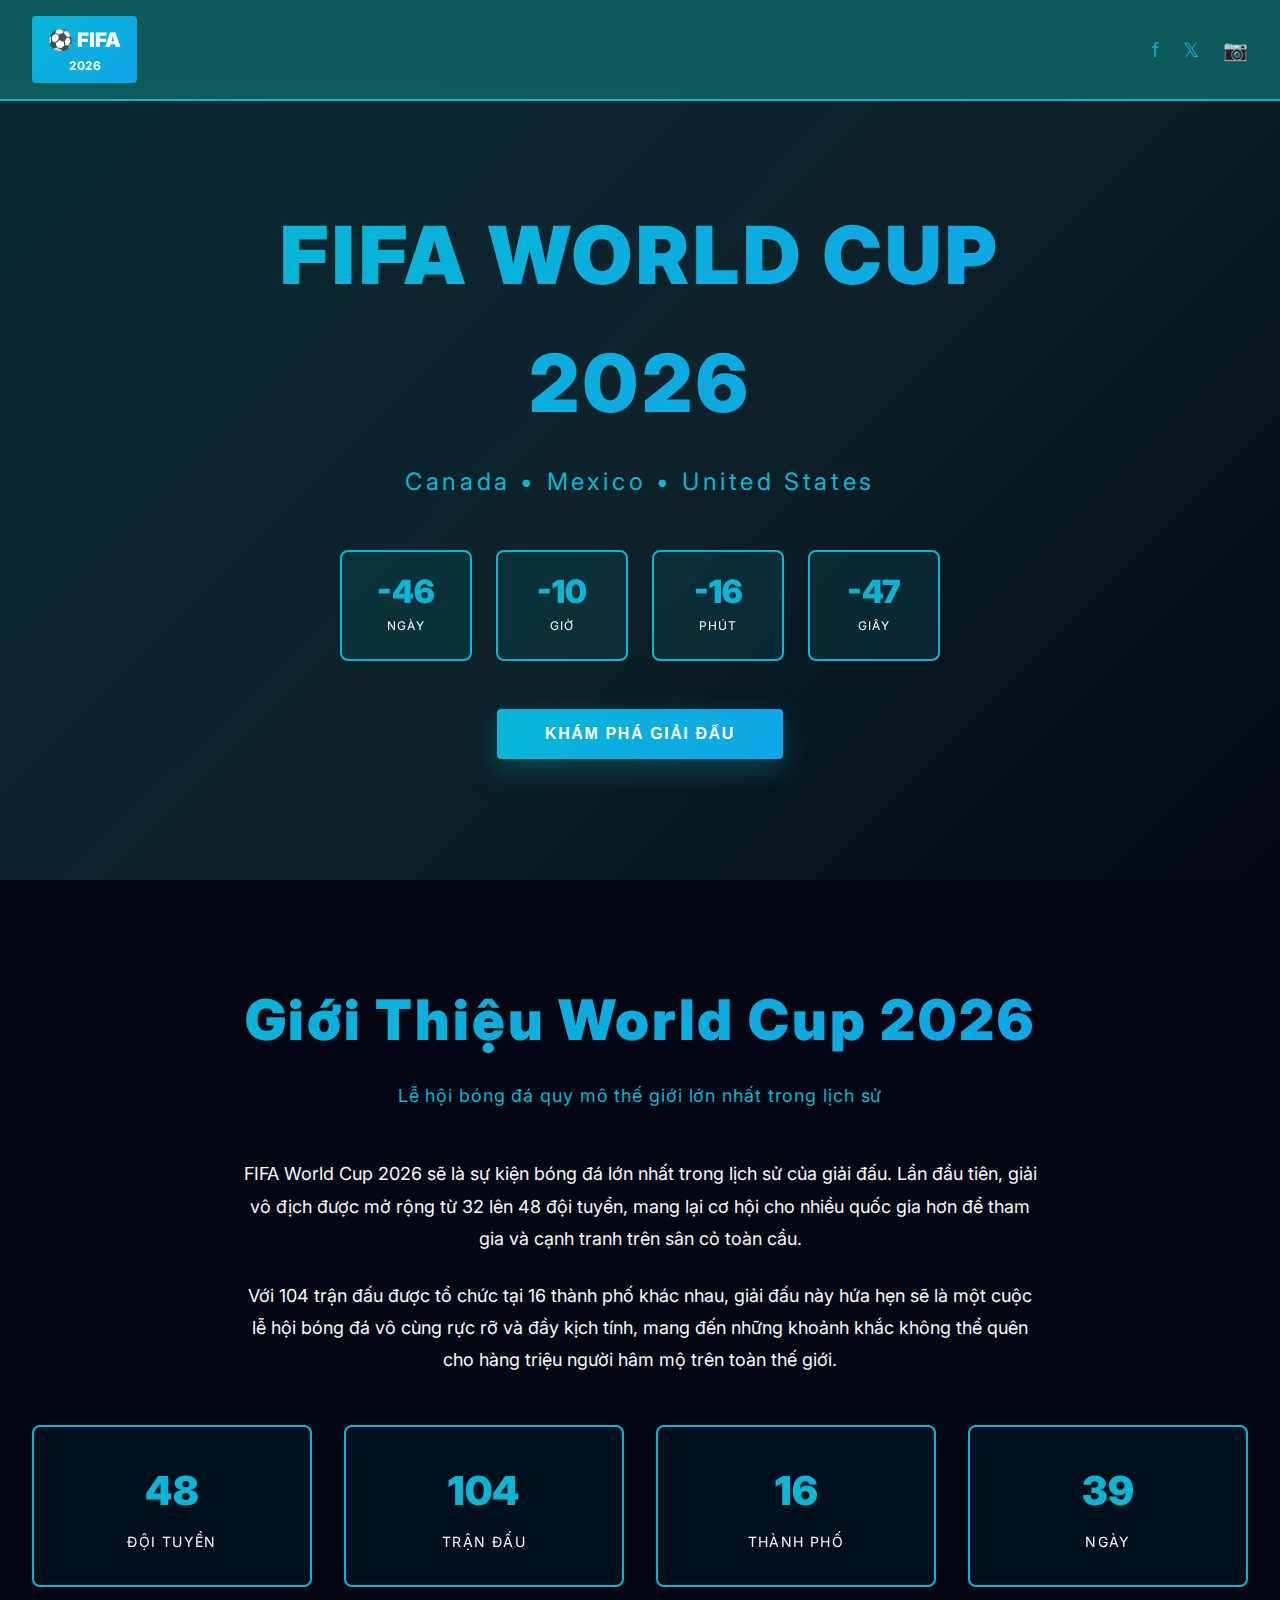
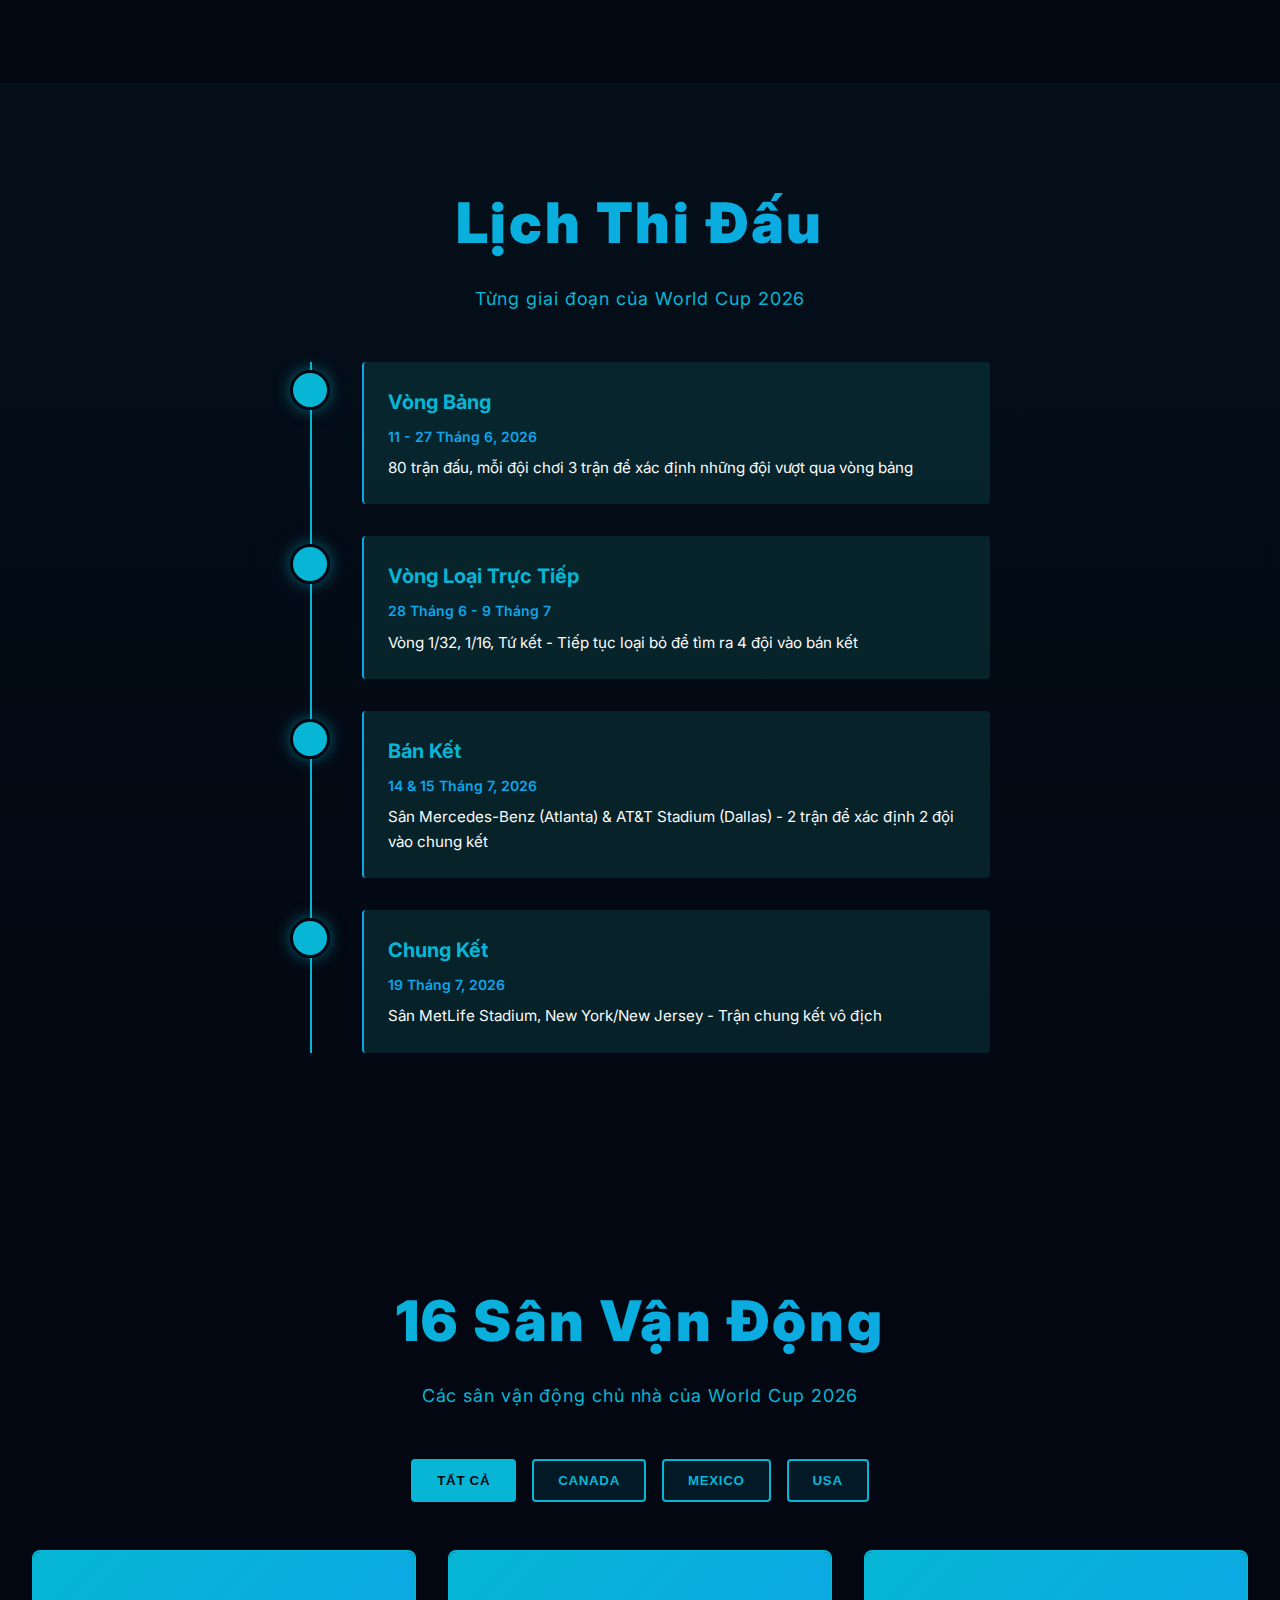
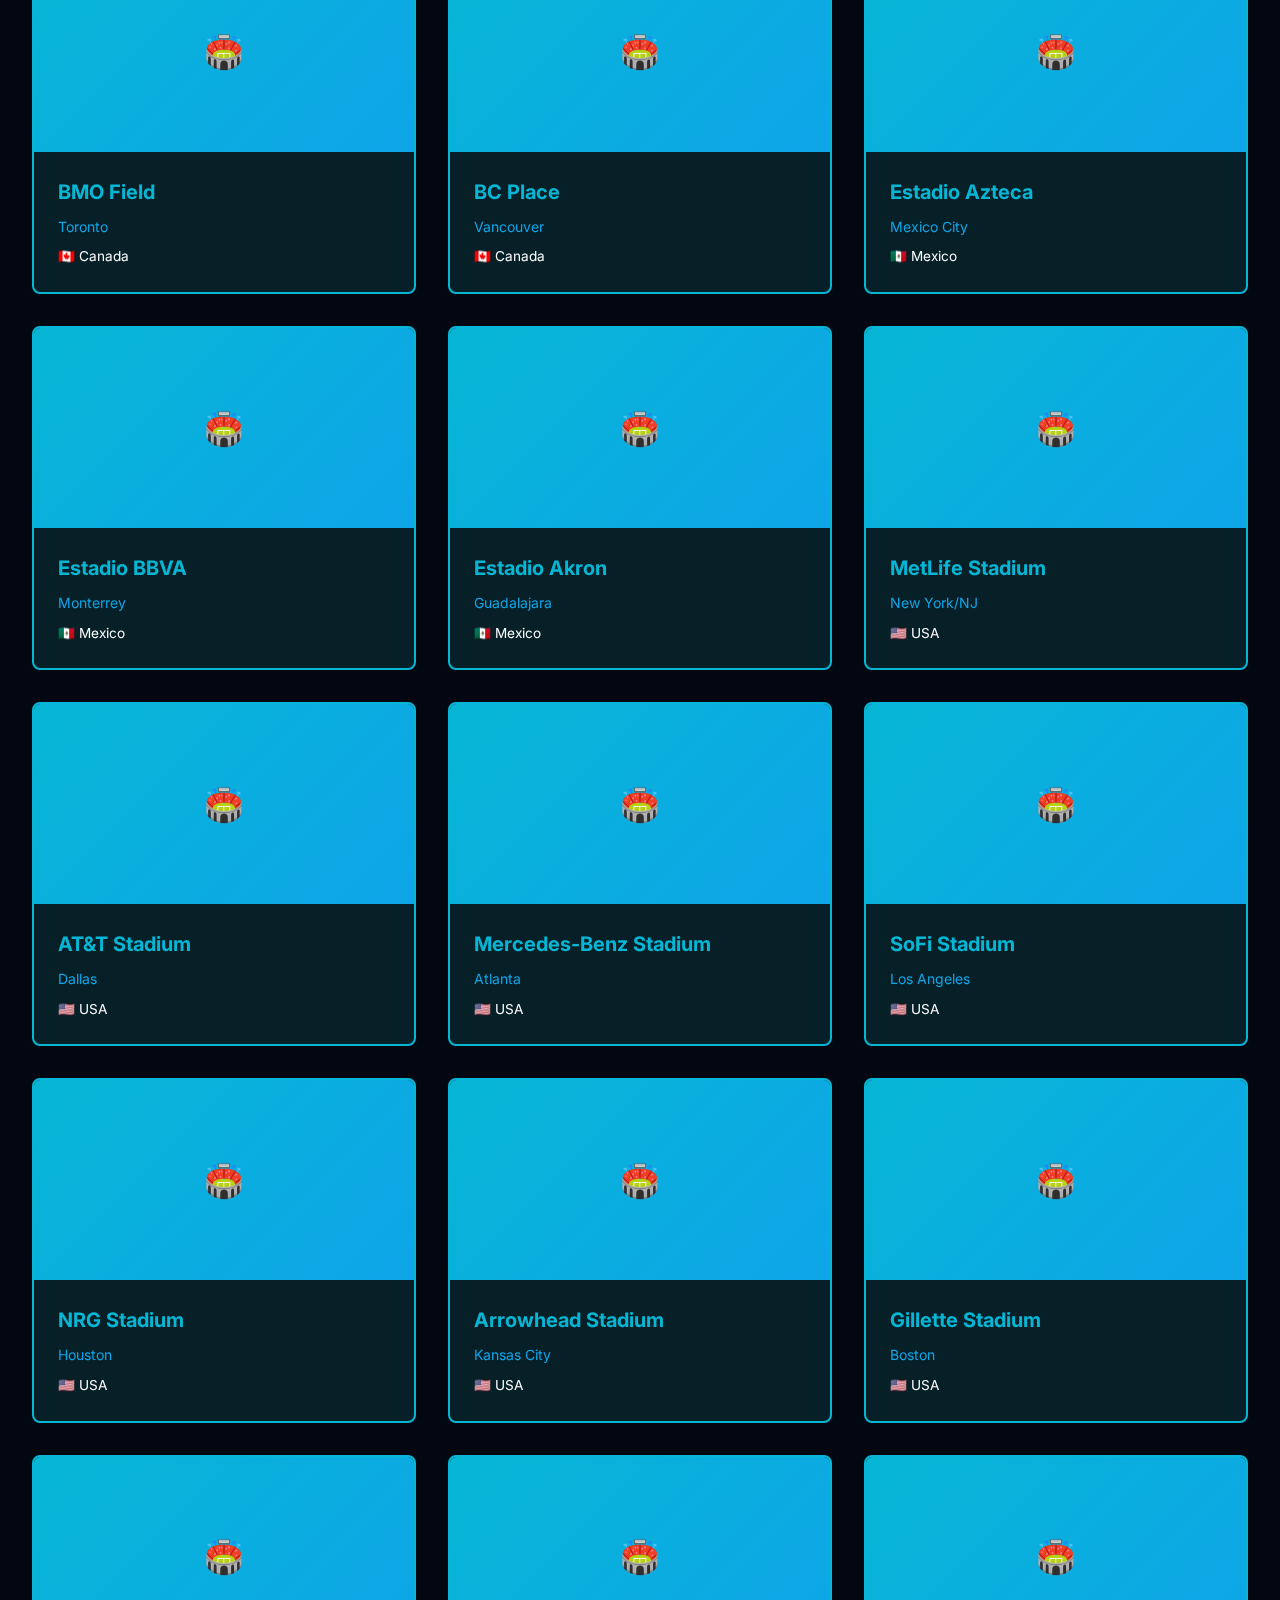
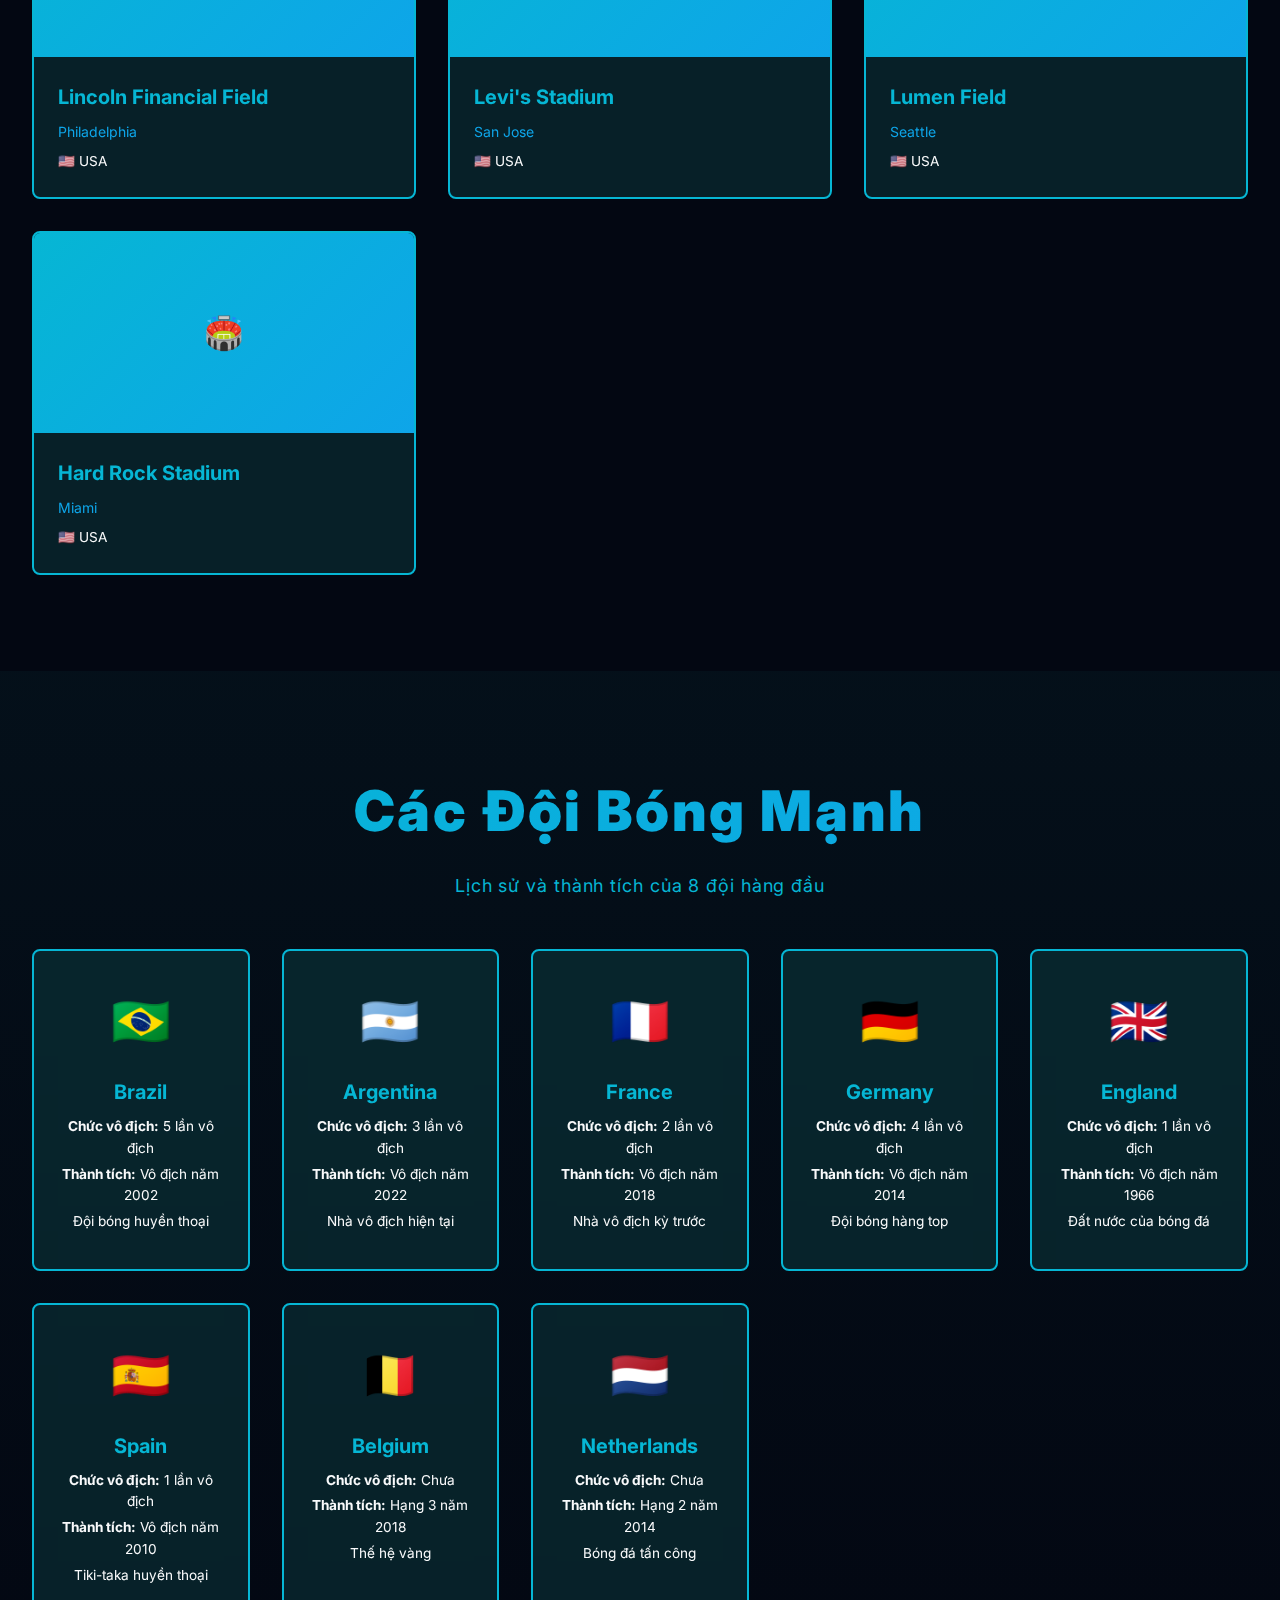
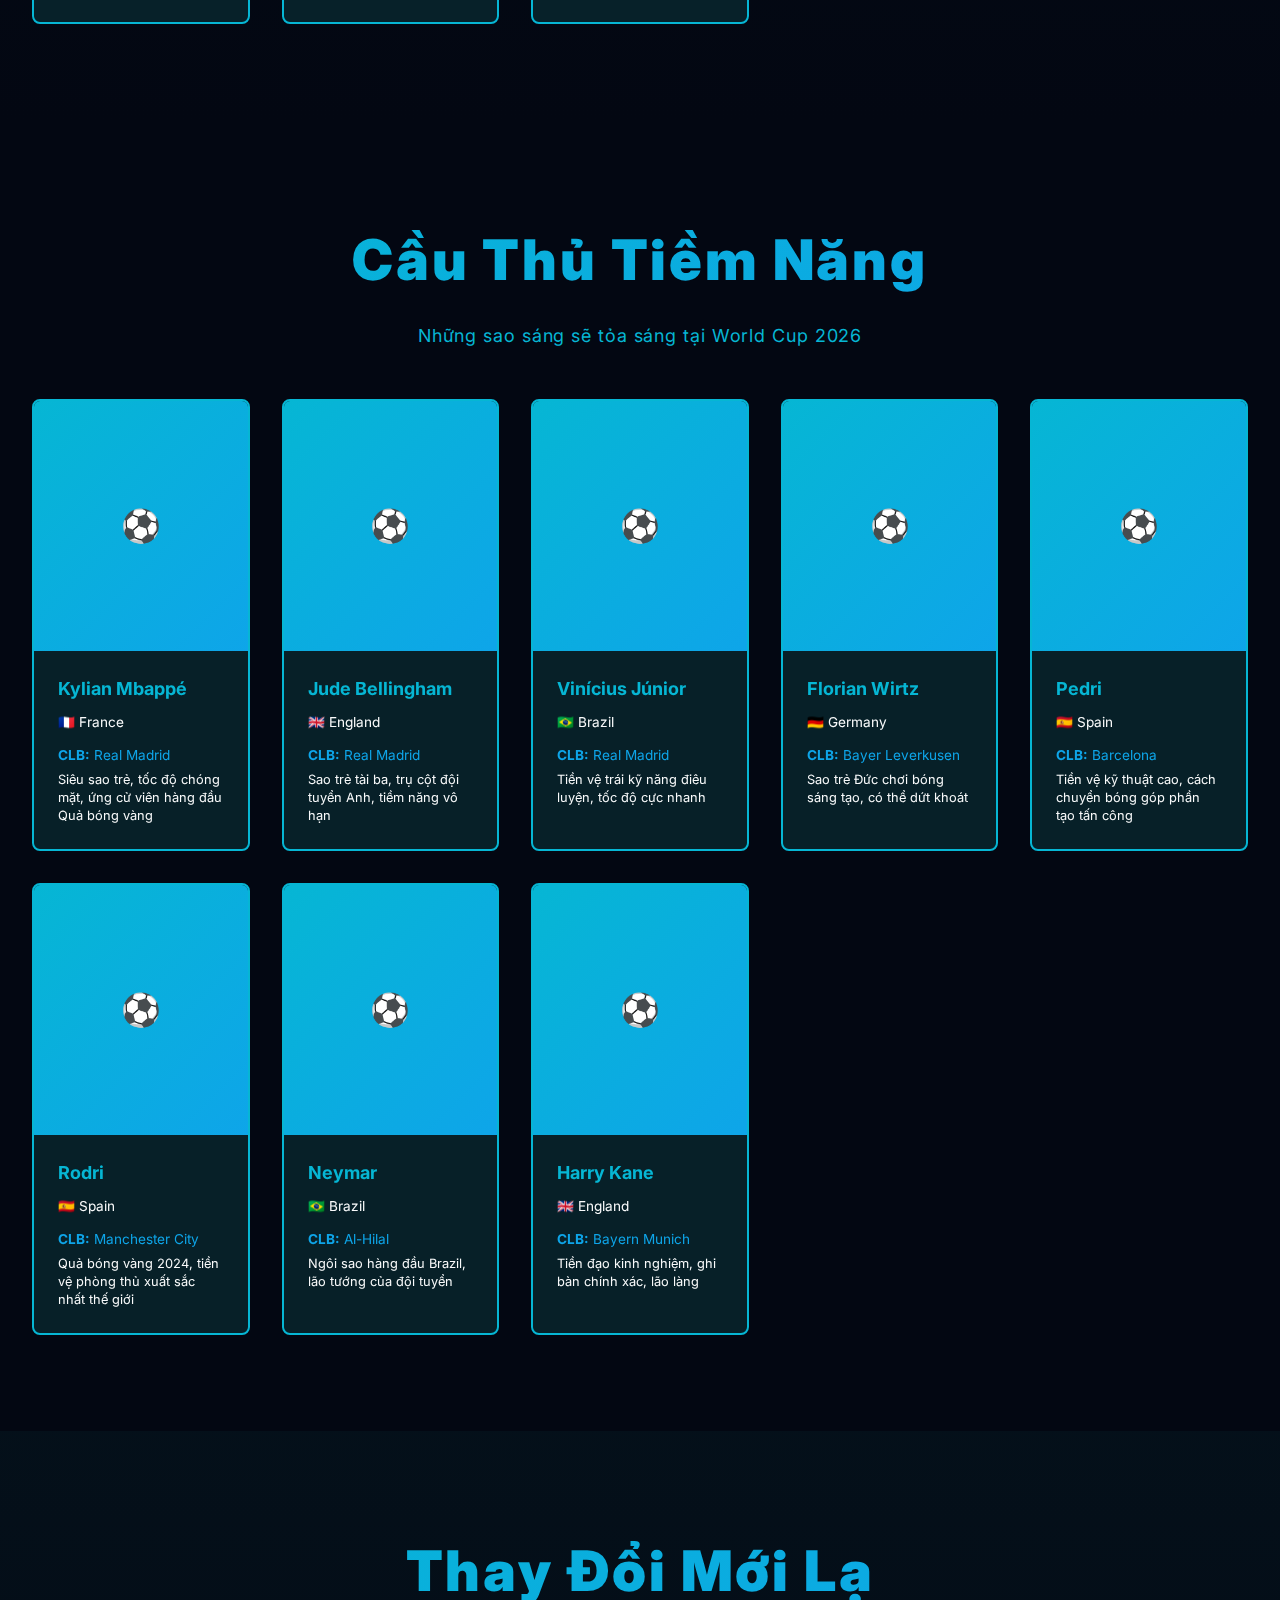
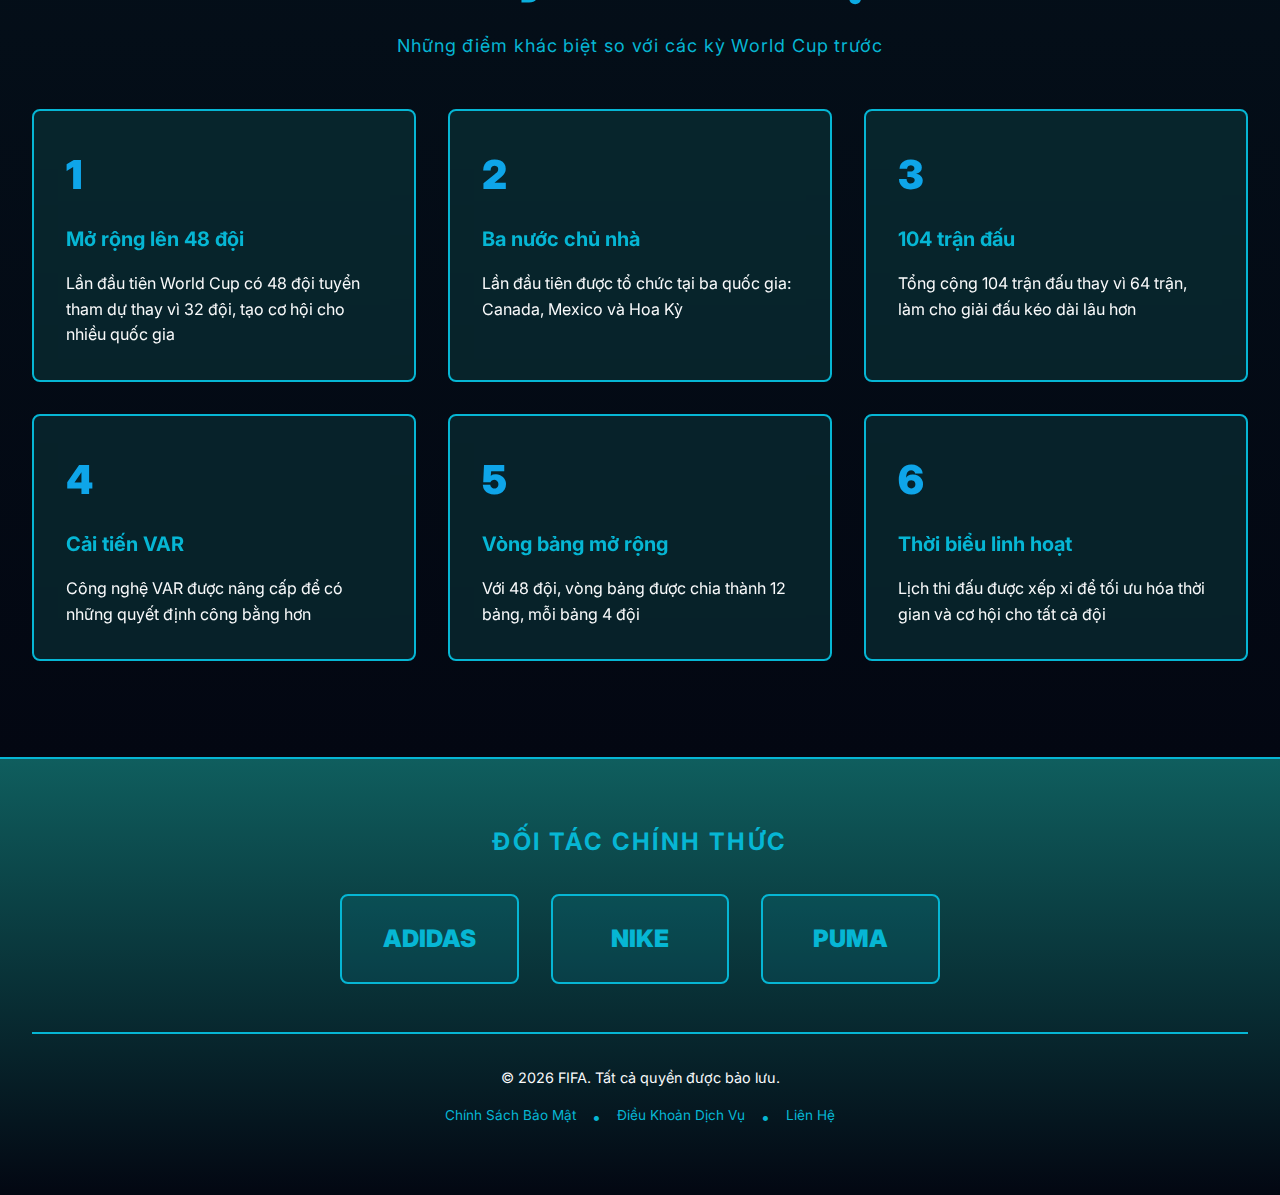
<file: world-cup-landing-page/index.html>
<!DOCTYPE html>
<html lang="vi">
<head>
    <meta charset="UTF-8">
    <meta name="viewport" content="width=device-width, initial-scale=1.0">
    <meta name="description" content="FIFA World Cup 2026 - Canada, Mexico, USA - Lễ hội bóng đá toàn cầu">
    <title>FIFA World Cup 2026 - Landing Page</title>
    <link rel="preconnect" href="https://fonts.googleapis.com">
    <link href="https://fonts.googleapis.com/css2?family=Inter:wght@400;500;600;700;800;900&display=swap" rel="stylesheet">
    <style>
        * {
            margin: 0;
            padding: 0;
            box-sizing: border-box;
        }

        :root {
            --primary-dark: #0F5E5E;
            --primary-darker: #030712;
            --accent-cyan: #06B6D4;
            --accent-blue: #0EA5E9;
            --white: #F8F8F8;
            --text-light: #F9FAFB;
        }

        html {
            scroll-behavior: smooth;
        }

        body {
            font-family: 'Inter', sans-serif;
            background-color: var(--primary-darker);
            color: var(--text-light);
            line-height: 1.6;
            overflow-x: hidden;
        }

        /* ===== NAVBAR ===== */
        .navbar {
            position: fixed;
            top: 0;
            width: 100%;
            background-color: rgba(15, 94, 94, 0.95);
            backdrop-filter: blur(10px);
            z-index: 1000;
            border-bottom: 2px solid var(--accent-cyan);
            padding: 1rem 0;
        }

        .navbar-container {
            max-width: 1280px;
            margin: 0 auto;
            display: flex;
            justify-content: space-between;
            align-items: center;
            padding: 0 2rem;
        }

        .navbar-logo {
            display: flex;
            align-items: center;
            gap: 1rem;
        }

        .logo-box {
            background: linear-gradient(135deg, var(--accent-cyan), var(--accent-blue));
            padding: 0.5rem 1rem;
            border-radius: 0.25rem;
            display: flex;
            flex-direction: column;
            align-items: center;
        }

        .logo-text {
            font-weight: 900;
            font-size: 1.25rem;
            color: white;
        }

        .logo-year {
            font-weight: 700;
            font-size: 0.75rem;
            color: white;
        }

        .navbar-menu {
            display: none;
            list-style: none;
            gap: 2rem;
        }

        .navbar-menu.active {
            display: flex;
            flex-direction: column;
            position: absolute;
            top: 70px;
            left: 0;
            right: 0;
            background-color: var(--primary-dark);
            padding: 2rem;
            gap: 1rem;
        }

        .navbar-menu a {
            color: var(--text-light);
            text-decoration: none;
            font-weight: 600;
            font-size: 0.875rem;
            letter-spacing: 0.1em;
            transition: color 0.3s;
        }

        .navbar-menu a:hover {
            color: var(--accent-cyan);
        }

        .menu-toggle {
            display: none;
            flex-direction: column;
            background: none;
            border: none;
            cursor: pointer;
            gap: 0.5rem;
        }

        .menu-toggle span {
            width: 25px;
            height: 3px;
            background-color: var(--accent-cyan);
            border-radius: 2px;
            transition: all 0.3s;
        }

        .navbar-socials {
            display: flex;
            gap: 1.5rem;
        }

        .social-icon {
            color: var(--accent-cyan);
            text-decoration: none;
            font-size: 1.25rem;
            transition: color 0.3s;
        }

        .social-icon:hover {
            color: var(--accent-blue);
        }

        /* ===== HERO ===== */
        .hero {
            margin-top: 70px;
            min-height: 90vh;
            display: flex;
            align-items: center;
            justify-content: center;
            position: relative;
            background: linear-gradient(135deg, var(--primary-dark) 0%, #1a4d4d 50%, var(--primary-darker) 100%);
            overflow: hidden;
        }

        .hero-overlay {
            position: absolute;
            top: 0;
            left: 0;
            width: 100%;
            height: 100%;
            background: rgba(3, 7, 18, 0.6);
            z-index: 1;
        }

        .hero-content {
            position: relative;
            z-index: 2;
            text-align: center;
            max-width: 800px;
            animation: fadeInUp 1s ease-out;
        }

        .hero-title {
            font-size: clamp(3rem, 8vw, 5rem);
            font-weight: 900;
            letter-spacing: 0.05em;
            margin-bottom: 1rem;
            background: linear-gradient(135deg, var(--accent-cyan), var(--accent-blue));
            -webkit-background-clip: text;
            -webkit-text-fill-color: transparent;
            background-clip: text;
        }

        .hero-subtitle {
            font-size: clamp(1rem, 3vw, 1.5rem);
            color: var(--accent-cyan);
            margin-bottom: 3rem;
            letter-spacing: 0.15em;
        }

        .countdown {
            display: grid;
            grid-template-columns: repeat(auto-fit, minmax(100px, 1fr));
            gap: 1.5rem;
            margin-bottom: 3rem;
            max-width: 600px;
            margin-left: auto;
            margin-right: auto;
        }

        .countdown-item {
            background: rgba(6, 182, 212, 0.1);
            border: 2px solid var(--accent-cyan);
            padding: 1.5rem;
            border-radius: 0.5rem;
            backdrop-filter: blur(10px);
        }

        .countdown-value {
            display: block;
            font-size: 2rem;
            font-weight: 900;
            color: var(--accent-cyan);
            line-height: 1;
        }

        .countdown-label {
            display: block;
            font-size: 0.75rem;
            color: var(--text-light);
            margin-top: 0.5rem;
            letter-spacing: 0.1em;
        }

        .cta-button {
            background: linear-gradient(135deg, var(--accent-cyan), var(--accent-blue));
            color: white;
            border: none;
            padding: 1rem 3rem;
            font-size: 1rem;
            font-weight: 700;
            letter-spacing: 0.1em;
            cursor: pointer;
            border-radius: 0.25rem;
            transition: all 0.3s;
            box-shadow: 0 10px 30px rgba(6, 182, 212, 0.3);
        }

        .cta-button:hover {
            transform: translateY(-3px);
            box-shadow: 0 15px 40px rgba(6, 182, 212, 0.5);
        }

        /* ===== SECTIONS ===== */
        .section {
            padding: 6rem 2rem;
            background-color: var(--primary-darker);
        }

        .section:nth-child(even) {
            background: linear-gradient(180deg, rgba(15, 94, 94, 0.1) 0%, var(--primary-darker) 100%);
        }

        .section-container {
            max-width: 1280px;
            margin: 0 auto;
        }

        .section-title {
            font-size: clamp(2rem, 5vw, 3.5rem);
            font-weight: 900;
            text-align: center;
            margin-bottom: 1rem;
            letter-spacing: 0.05em;
            background: linear-gradient(135deg, var(--accent-cyan), var(--accent-blue));
            -webkit-background-clip: text;
            -webkit-text-fill-color: transparent;
            background-clip: text;
        }

        .section-subtitle {
            text-align: center;
            color: var(--accent-cyan);
            margin-bottom: 3rem;
            font-size: 1.125rem;
            letter-spacing: 0.05em;
        }

        /* ===== ABOUT ===== */
        .about-content {
            max-width: 800px;
            margin: 0 auto 3rem;
        }

        .about-text {
            font-size: 1.125rem;
            line-height: 1.8;
            color: var(--text-light);
            margin-bottom: 1.5rem;
            text-align: center;
        }

        .stats-grid {
            display: grid;
            grid-template-columns: repeat(auto-fit, minmax(150px, 1fr));
            gap: 2rem;
            margin-top: 3rem;
        }

        .stat-card {
            background: rgba(6, 182, 212, 0.05);
            border: 2px solid var(--accent-cyan);
            padding: 2rem;
            text-align: center;
            border-radius: 0.5rem;
            transition: all 0.3s;
            backdrop-filter: blur(10px);
        }

        .stat-card:hover {
            transform: translateY(-5px);
            background: rgba(6, 182, 212, 0.15);
            box-shadow: 0 10px 30px rgba(6, 182, 212, 0.2);
        }

        .stat-number {
            font-size: 2.5rem;
            font-weight: 900;
            color: var(--accent-cyan);
        }

        .stat-label {
            color: var(--text-light);
            font-size: 0.875rem;
            margin-top: 0.5rem;
            letter-spacing: 0.1em;
        }

        /* ===== SCHEDULE ===== */
        .schedule-timeline {
            max-width: 700px;
            margin: 0 auto;
            position: relative;
        }

        .schedule-timeline::before {
            content: '';
            position: absolute;
            left: 20px;
            top: 0;
            bottom: 0;
            width: 2px;
            background: var(--accent-cyan);
        }

        .timeline-item {
            display: flex;
            gap: 2rem;
            margin-bottom: 2rem;
            position: relative;
        }

        .timeline-dot {
            width: 40px;
            height: 40px;
            background: var(--accent-cyan);
            border: 3px solid var(--primary-darker);
            border-radius: 50%;
            flex-shrink: 0;
            margin-top: 0.5rem;
            box-shadow: 0 0 15px rgba(6, 182, 212, 0.5);
        }

        .timeline-content {
            padding: 1.5rem;
            background: rgba(15, 94, 94, 0.3);
            border-left: 2px solid var(--accent-blue);
            border-radius: 0.25rem;
            flex: 1;
        }

        .timeline-title {
            font-size: 1.25rem;
            font-weight: 700;
            color: var(--accent-cyan);
            margin-bottom: 0.5rem;
        }

        .timeline-date {
            color: var(--accent-blue);
            font-size: 0.875rem;
            font-weight: 600;
            margin-bottom: 0.5rem;
        }

        .timeline-description {
            color: var(--text-light);
            font-size: 0.95rem;
        }

        /* ===== STADIUMS ===== */
        .filter-buttons {
            display: flex;
            gap: 1rem;
            justify-content: center;
            margin-bottom: 3rem;
            flex-wrap: wrap;
        }

        .filter-btn {
            background: rgba(6, 182, 212, 0.1);
            border: 2px solid var(--accent-cyan);
            color: var(--accent-cyan);
            padding: 0.75rem 1.5rem;
            cursor: pointer;
            font-weight: 600;
            letter-spacing: 0.05em;
            border-radius: 0.25rem;
            transition: all 0.3s;
        }

        .filter-btn.active, .filter-btn:hover {
            background: var(--accent-cyan);
            color: var(--primary-darker);
        }

        .stadiums-grid {
            display: grid;
            grid-template-columns: repeat(auto-fit, minmax(300px, 1fr));
            gap: 2rem;
        }

        .stadium-card {
            background: rgba(15, 94, 94, 0.3);
            border: 2px solid var(--accent-cyan);
            border-radius: 0.5rem;
            overflow: hidden;
            transition: all 0.3s;
            backdrop-filter: blur(10px);
        }

        .stadium-card:hover {
            transform: translateY(-10px);
            box-shadow: 0 20px 40px rgba(6, 182, 212, 0.3);
            border-color: var(--accent-blue);
        }

        .stadium-image {
            width: 100%;
            height: 200px;
            background: linear-gradient(135deg, var(--accent-cyan), var(--accent-blue));
            display: flex;
            align-items: center;
            justify-content: center;
            color: white;
            font-weight: 700;
            font-size: 2rem;
        }

        .stadium-info {
            padding: 1.5rem;
        }

        .stadium-name {
            font-size: 1.25rem;
            font-weight: 700;
            color: var(--accent-cyan);
            margin-bottom: 0.5rem;
        }

        .stadium-city {
            color: var(--accent-blue);
            font-size: 0.875rem;
            margin-bottom: 0.5rem;
        }

        .stadium-country {
            color: var(--text-light);
            font-size: 0.85rem;
        }

        /* ===== TEAMS ===== */
        .teams-grid {
            display: grid;
            grid-template-columns: repeat(auto-fit, minmax(200px, 1fr));
            gap: 2rem;
        }

        .team-card {
            background: rgba(15, 94, 94, 0.3);
            border: 2px solid var(--accent-cyan);
            padding: 2rem 1.5rem;
            text-align: center;
            border-radius: 0.5rem;
            transition: all 0.3s;
            backdrop-filter: blur(10px);
        }

        .team-card:hover {
            transform: translateY(-8px);
            background: rgba(6, 182, 212, 0.15);
            box-shadow: 0 15px 35px rgba(6, 182, 212, 0.25);
        }

        .team-flag {
            font-size: 3rem;
            margin-bottom: 1rem;
        }

        .team-name {
            font-size: 1.25rem;
            font-weight: 700;
            color: var(--accent-cyan);
            margin-bottom: 0.5rem;
        }

        .team-stat {
            color: var(--text-light);
            font-size: 0.85rem;
            margin-bottom: 0.25rem;
        }

        /* ===== PLAYERS ===== */
        .players-grid {
            display: grid;
            grid-template-columns: repeat(auto-fit, minmax(200px, 1fr));
            gap: 2rem;
        }

        .player-card {
            background: rgba(15, 94, 94, 0.3);
            border: 2px solid var(--accent-cyan);
            border-radius: 0.5rem;
            overflow: hidden;
            transition: all 0.3s;
            backdrop-filter: blur(10px);
        }

        .player-card:hover {
            transform: translateY(-8px);
            box-shadow: 0 15px 35px rgba(6, 182, 212, 0.25);
            border-color: var(--accent-blue);
        }

        .player-image {
            width: 100%;
            height: 250px;
            background: linear-gradient(135deg, var(--accent-cyan), var(--accent-blue));
            display: flex;
            align-items: center;
            justify-content: center;
            font-size: 2rem;
            color: white;
            font-weight: 700;
        }

        .player-info {
            padding: 1.5rem;
        }

        .player-name {
            font-size: 1.125rem;
            font-weight: 700;
            color: var(--accent-cyan);
            margin-bottom: 0.5rem;
        }

        .player-club {
            color: var(--accent-blue);
            font-size: 0.85rem;
            margin-bottom: 0.25rem;
        }

        .player-country {
            color: var(--text-light);
            font-size: 0.85rem;
            margin-bottom: 0.75rem;
        }

        .player-description {
            color: var(--text-light);
            font-size: 0.8rem;
            line-height: 1.4;
        }

        /* ===== INNOVATIONS ===== */
        .innovations-grid {
            display: grid;
            grid-template-columns: repeat(auto-fit, minmax(300px, 1fr));
            gap: 2rem;
        }

        .innovation-card {
            background: rgba(15, 94, 94, 0.3);
            border: 2px solid var(--accent-cyan);
            padding: 2rem;
            border-radius: 0.5rem;
            transition: all 0.3s;
            backdrop-filter: blur(10px);
        }

        .innovation-card:hover {
            transform: translateY(-8px);
            background: rgba(6, 182, 212, 0.15);
            box-shadow: 0 15px 35px rgba(6, 182, 212, 0.25);
        }

        .innovation-number {
            font-size: 2.5rem;
            font-weight: 900;
            color: var(--accent-blue);
            margin-bottom: 1rem;
        }

        .innovation-title {
            font-size: 1.25rem;
            font-weight: 700;
            color: var(--accent-cyan);
            margin-bottom: 1rem;
        }

        .innovation-description {
            color: var(--text-light);
            line-height: 1.6;
        }

        /* ===== FOOTER ===== */
        .sponsors-footer {
            background: linear-gradient(180deg, var(--primary-dark) 0%, var(--primary-darker) 100%);
            padding: 4rem 2rem;
            text-align: center;
            border-top: 2px solid var(--accent-cyan);
        }

        .sponsors-title {
            font-size: 1.5rem;
            font-weight: 700;
            color: var(--accent-cyan);
            margin-bottom: 2rem;
            letter-spacing: 0.1em;
        }

        .sponsors-grid {
            display: grid;
            grid-template-columns: repeat(auto-fit, minmax(150px, 1fr));
            gap: 2rem;
            max-width: 600px;
            margin: 0 auto 3rem;
            align-items: center;
        }

        .sponsor-logo {
            background: rgba(6, 182, 212, 0.1);
            padding: 1.5rem;
            border-radius: 0.5rem;
            border: 2px solid var(--accent-cyan);
            font-size: 1.5rem;
            font-weight: 900;
            color: var(--accent-cyan);
        }

        .footer-bottom {
            border-top: 2px solid var(--accent-cyan);
            padding-top: 2rem;
        }

        .copyright {
            color: var(--text-light);
            font-size: 0.9rem;
            margin-bottom: 1rem;
        }

        .footer-links {
            display: flex;
            justify-content: center;
            gap: 1rem;
            flex-wrap: wrap;
        }

        .footer-links a {
            color: var(--accent-cyan);
            text-decoration: none;
            font-size: 0.85rem;
            transition: color 0.3s;
        }

        .footer-links a:hover {
            color: var(--accent-blue);
        }

        .footer-links span {
            color: var(--accent-cyan);
        }

        /* ===== ANIMATIONS ===== */
        @keyframes fadeInUp {
            from {
                opacity: 0;
                transform: translateY(30px);
            }
            to {
                opacity: 1;
                transform: translateY(0);
            }
        }

        /* ===== RESPONSIVE ===== */
        @media (max-width: 768px) {
            .navbar-menu {
                display: none;
            }

            .menu-toggle {
                display: flex;
            }

            .navbar-socials {
                display: none;
            }

            .countdown {
                grid-template-columns: repeat(2, 1fr);
            }

            .schedule-timeline::before {
                left: 10px;
            }

            .timeline-item {
                gap: 1rem;
            }

            .timeline-dot {
                width: 30px;
                height: 30px;
            }

            .timeline-content {
                padding: 1rem;
            }

            .section-title {
                font-size: 2rem;
            }
        }
    </style>
</head>
<body>

<!-- NAVBAR -->
<nav class="navbar">
    <div class="navbar-container">
        <div class="navbar-logo">
            <div class="logo-box">
                <div class="logo-text">⚽ FIFA</div>
                <div class="logo-year">2026</div>
            </div>
        </div>
        <button class="menu-toggle" id="menuToggle">
            <span></span>
            <span></span>
            <span></span>
        </button>
        <ul class="navbar-menu" id="navMenu">
            <li><a href="#about">Giới Thiệu</a></li>
            <li><a href="#schedule">Lịch Thi Đấu</a></li>
            <li><a href="#stadiums">Sân Vận Động</a></li>
            <li><a href="#teams">Các Đội</a></li>
            <li><a href="#players">Cầu Thủ</a></li>
            <li><a href="#innovations">Thay Đổi Mới</a></li>
        </ul>
        <div class="navbar-socials">
            <a href="#" class="social-icon">f</a>
            <a href="#" class="social-icon">𝕏</a>
            <a href="#" class="social-icon">📷</a>
        </div>
    </div>
</nav>

<!-- HERO SECTION -->
<section class="hero">
    <div class="hero-overlay"></div>
    <div class="hero-content">
        <h1 class="hero-title">FIFA WORLD CUP 2026</h1>
        <p class="hero-subtitle">Canada • Mexico • United States</p>
        
        <div class="countdown" id="countdown">
            <div class="countdown-item">
                <span class="countdown-value" id="days">0</span>
                <span class="countdown-label">NGÀY</span>
            </div>
            <div class="countdown-item">
                <span class="countdown-value" id="hours">0</span>
                <span class="countdown-label">GIỜ</span>
            </div>
            <div class="countdown-item">
                <span class="countdown-value" id="minutes">0</span>
                <span class="countdown-label">PHÚT</span>
            </div>
            <div class="countdown-item">
                <span class="countdown-value" id="seconds">0</span>
                <span class="countdown-label">GIÂY</span>
            </div>
        </div>

        <button class="cta-button">KHÁM PHÁ GIẢI ĐẤU</button>
    </div>
</section>

<!-- ABOUT SECTION -->
<section id="about" class="section">
    <div class="section-container">
        <h2 class="section-title">Giới Thiệu World Cup 2026</h2>
        <p class="section-subtitle">Lễ hội bóng đá quy mô thế giới lớn nhất trong lịch sử</p>
        
        <div class="about-content">
            <p class="about-text">
                FIFA World Cup 2026 sẽ là sự kiện bóng đá lớn nhất trong lịch sử của giải đấu. Lần đầu tiên, giải vô địch được mở rộng từ 32 lên 48 đội tuyển, mang lại cơ hội cho nhiều quốc gia hơn để tham gia và cạnh tranh trên sân cỏ toàn cầu.
            </p>
            <p class="about-text">
                Với 104 trận đấu được tổ chức tại 16 thành phố khác nhau, giải đấu này hứa hẹn sẽ là một cuộc lễ hội bóng đá vô cùng rực rỡ và đầy kịch tính, mang đến những khoảnh khắc không thể quên cho hàng triệu người hâm mộ trên toàn thế giới.
            </p>
        </div>

        <div class="stats-grid">
            <div class="stat-card">
                <div class="stat-number">48</div>
                <div class="stat-label">ĐỘI TUYỂN</div>
            </div>
            <div class="stat-card">
                <div class="stat-number">104</div>
                <div class="stat-label">TRẬN ĐẤU</div>
            </div>
            <div class="stat-card">
                <div class="stat-number">16</div>
                <div class="stat-label">THÀNH PHỐ</div>
            </div>
            <div class="stat-card">
                <div class="stat-number">39</div>
                <div class="stat-label">NGÀY</div>
            </div>
        </div>
    </div>
</section>

<!-- SCHEDULE SECTION -->
<section id="schedule" class="section">
    <div class="section-container">
        <h2 class="section-title">Lịch Thi Đấu</h2>
        <p class="section-subtitle">Từng giai đoạn của World Cup 2026</p>
        
        <div class="schedule-timeline">
            <div class="timeline-item">
                <div class="timeline-dot"></div>
                <div class="timeline-content">
                    <div class="timeline-title">Vòng Bảng</div>
                    <div class="timeline-date">11 - 27 Tháng 6, 2026</div>
                    <div class="timeline-description">80 trận đấu, mỗi đội chơi 3 trận để xác định những đội vượt qua vòng bảng</div>
                </div>
            </div>

            <div class="timeline-item">
                <div class="timeline-dot"></div>
                <div class="timeline-content">
                    <div class="timeline-title">Vòng Loại Trực Tiếp</div>
                    <div class="timeline-date">28 Tháng 6 - 9 Tháng 7</div>
                    <div class="timeline-description">Vòng 1/32, 1/16, Tứ kết - Tiếp tục loại bỏ để tìm ra 4 đội vào bán kết</div>
                </div>
            </div>

            <div class="timeline-item">
                <div class="timeline-dot"></div>
                <div class="timeline-content">
                    <div class="timeline-title">Bán Kết</div>
                    <div class="timeline-date">14 & 15 Tháng 7, 2026</div>
                    <div class="timeline-description">Sân Mercedes-Benz (Atlanta) & AT&T Stadium (Dallas) - 2 trận để xác định 2 đội vào chung kết</div>
                </div>
            </div>

            <div class="timeline-item">
                <div class="timeline-dot"></div>
                <div class="timeline-content">
                    <div class="timeline-title">Chung Kết</div>
                    <div class="timeline-date">19 Tháng 7, 2026</div>
                    <div class="timeline-description">Sân MetLife Stadium, New York/New Jersey - Trận chung kết vô địch</div>
                </div>
            </div>
        </div>
    </div>
</section>

<!-- STADIUMS SECTION -->
<section id="stadiums" class="section">
    <div class="section-container">
        <h2 class="section-title">16 Sân Vận Động</h2>
        <p class="section-subtitle">Các sân vận động chủ nhà của World Cup 2026</p>
        
        <div class="filter-buttons">
            <button class="filter-btn active" data-country="all">TẤT CẢ</button>
            <button class="filter-btn" data-country="canada">CANADA</button>
            <button class="filter-btn" data-country="mexico">MEXICO</button>
            <button class="filter-btn" data-country="usa">USA</button>
        </div>

        <div class="stadiums-grid" id="stadiumsGrid">
            <!-- Generated by JS -->
        </div>
    </div>
</section>

<!-- TEAMS SECTION -->
<section id="teams" class="section">
    <div class="section-container">
        <h2 class="section-title">Các Đội Bóng Mạnh</h2>
        <p class="section-subtitle">Lịch sử và thành tích của 8 đội hàng đầu</p>
        
        <div class="teams-grid" id="teamsGrid">
            <!-- Generated by JS -->
        </div>
    </div>
</section>

<!-- PLAYERS SECTION -->
<section id="players" class="section">
    <div class="section-container">
        <h2 class="section-title">Cầu Thủ Tiềm Năng</h2>
        <p class="section-subtitle">Những sao sáng sẽ tỏa sáng tại World Cup 2026</p>
        
        <div class="players-grid" id="playersGrid">
            <!-- Generated by JS -->
        </div>
    </div>
</section>

<!-- INNOVATIONS SECTION -->
<section id="innovations" class="section">
    <div class="section-container">
        <h2 class="section-title">Thay Đổi Mới Lạ</h2>
        <p class="section-subtitle">Những điểm khác biệt so với các kỳ World Cup trước</p>
        
        <div class="innovations-grid" id="innovationsGrid">
            <!-- Generated by JS -->
        </div>
    </div>
</section>

<!-- FOOTER -->
<footer class="sponsors-footer">
    <div class="section-container">
        <div class="sponsors-title">ĐỐI TÁC CHÍNH THỨC</div>
        <div class="sponsors-grid">
            <div class="sponsor-logo">ADIDAS</div>
            <div class="sponsor-logo">NIKE</div>
            <div class="sponsor-logo">PUMA</div>
        </div>
        <div class="footer-bottom">
            <div class="copyright">© 2026 FIFA. Tất cả quyền được bảo lưu.</div>
            <div class="footer-links">
                <a href="#">Chính Sách Bảo Mật</a>
                <span>•</span>
                <a href="#">Điều Khoản Dịch Vụ</a>
                <span>•</span>
                <a href="#">Liên Hệ</a>
            </div>
        </div>
    </div>
</footer>

<script>
    // ===== COUNTDOWN TIMER =====
    function updateCountdown() {
        const targetDate = new Date('2026-06-11T00:00:00').getTime();
        const now = new Date().getTime();
        const distance = targetDate - now;

        const days = Math.floor(distance / (1000 * 60 * 60 * 24));
        const hours = Math.floor((distance % (1000 * 60 * 60 * 24)) / (1000 * 60 * 60));
        const minutes = Math.floor((distance % (1000 * 60 * 60)) / (1000 * 60));
        const seconds = Math.floor((distance % (1000 * 60)) / 1000);

        document.getElementById('days').textContent = String(days).padStart(2, '0');
        document.getElementById('hours').textContent = String(hours).padStart(2, '0');
        document.getElementById('minutes').textContent = String(minutes).padStart(2, '0');
        document.getElementById('seconds').textContent = String(seconds).padStart(2, '0');
    }

    updateCountdown();
    setInterval(updateCountdown, 1000);

    // ===== MOBILE MENU TOGGLE =====
    const menuToggle = document.getElementById('menuToggle');
    const navMenu = document.getElementById('navMenu');

    menuToggle.addEventListener('click', () => {
        navMenu.classList.toggle('active');
    });

    // ===== STADIUMS DATA =====
    const stadiums = [
        { name: 'BMO Field', city: 'Toronto', country: 'Canada', flag: '🇨🇦', emoji: '🏟️' },
        { name: 'BC Place', city: 'Vancouver', country: 'Canada', flag: '🇨🇦', emoji: '🏟️' },
        { name: 'Estadio Azteca', city: 'Mexico City', country: 'Mexico', flag: '🇲🇽', emoji: '🏟️' },
        { name: 'Estadio BBVA', city: 'Monterrey', country: 'Mexico', flag: '🇲🇽', emoji: '🏟️' },
        { name: 'Estadio Akron', city: 'Guadalajara', country: 'Mexico', flag: '🇲🇽', emoji: '🏟️' },
        { name: 'MetLife Stadium', city: 'New York/NJ', country: 'USA', flag: '🇺🇸', emoji: '🏟️' },
        { name: 'AT&T Stadium', city: 'Dallas', country: 'USA', flag: '🇺🇸', emoji: '🏟️' },
        { name: 'Mercedes-Benz Stadium', city: 'Atlanta', country: 'USA', flag: '🇺🇸', emoji: '🏟️' },
        { name: 'SoFi Stadium', city: 'Los Angeles', country: 'USA', flag: '🇺🇸', emoji: '🏟️' },
        { name: 'NRG Stadium', city: 'Houston', country: 'USA', flag: '🇺🇸', emoji: '🏟️' },
        { name: 'Arrowhead Stadium', city: 'Kansas City', country: 'USA', flag: '🇺🇸', emoji: '🏟️' },
        { name: 'Gillette Stadium', city: 'Boston', country: 'USA', flag: '🇺🇸', emoji: '🏟️' },
        { name: 'Lincoln Financial Field', city: 'Philadelphia', country: 'USA', flag: '🇺🇸', emoji: '🏟️' },
        { name: 'Levi\'s Stadium', city: 'San Jose', country: 'USA', flag: '🇺🇸', emoji: '🏟️' },
        { name: 'Lumen Field', city: 'Seattle', country: 'USA', flag: '🇺🇸', emoji: '🏟️' },
        { name: 'Hard Rock Stadium', city: 'Miami', country: 'USA', flag: '🇺🇸', emoji: '🏟️' }
    ];

    function renderStadiums(filter = 'all') {
        const stadiumsGrid = document.getElementById('stadiumsGrid');
        stadiumsGrid.innerHTML = '';

        const filtered = filter === 'all' ? stadiums : stadiums.filter(s => s.country.toLowerCase() === filter);

        filtered.forEach(stadium => {
            const card = document.createElement('div');
            card.className = 'stadium-card';
            card.innerHTML = `
                <div class="stadium-image">${stadium.emoji}</div>
                <div class="stadium-info">
                    <div class="stadium-name">${stadium.name}</div>
                    <div class="stadium-city">${stadium.city}</div>
                    <div class="stadium-country">${stadium.flag} ${stadium.country}</div>
                </div>
            `;
            stadiumsGrid.appendChild(card);
        });
    }

    // ===== TEAMS DATA =====
    const teams = [
        { name: 'Brazil', flag: '🇧🇷', wins: '5 lần vô địch', best: 'Vô địch năm 2002', history: 'Đội bóng huyền thoại' },
        { name: 'Argentina', flag: '🇦🇷', wins: '3 lần vô địch', best: 'Vô địch năm 2022', history: 'Nhà vô địch hiện tại' },
        { name: 'France', flag: '🇫🇷', wins: '2 lần vô địch', best: 'Vô địch năm 2018', history: 'Nhà vô địch kỳ trước' },
        { name: 'Germany', flag: '🇩🇪', wins: '4 lần vô địch', best: 'Vô địch năm 2014', history: 'Đội bóng hàng top' },
        { name: 'England', flag: '🇬🇧', wins: '1 lần vô địch', best: 'Vô địch năm 1966', history: 'Đất nước của bóng đá' },
        { name: 'Spain', flag: '🇪🇸', wins: '1 lần vô địch', best: 'Vô địch năm 2010', history: 'Tiki-taka huyền thoại' },
        { name: 'Belgium', flag: '🇧🇪', wins: 'Chưa', best: 'Hạng 3 năm 2018', history: 'Thế hệ vàng' },
        { name: 'Netherlands', flag: '🇳🇱', wins: 'Chưa', best: 'Hạng 2 năm 2014', history: 'Bóng đá tấn công' }
    ];

    function renderTeams() {
        const teamsGrid = document.getElementById('teamsGrid');
        teams.forEach(team => {
            const card = document.createElement('div');
            card.className = 'team-card';
            card.innerHTML = `
                <div class="team-flag">${team.flag}</div>
                <div class="team-name">${team.name}</div>
                <div class="team-stat"><strong>Chức vô địch:</strong> ${team.wins}</div>
                <div class="team-stat"><strong>Thành tích:</strong> ${team.best}</div>
                <div class="team-stat">${team.history}</div>
            `;
            teamsGrid.appendChild(card);
        });
    }

    // ===== PLAYERS DATA =====
    const players = [
        { name: 'Kylian Mbappé', country: '🇫🇷 France', club: 'Real Madrid', pos: 'Forward', desc: 'Siêu sao trẻ, tốc độ chóng mặt, ứng cử viên hàng đầu Quả bóng vàng' },
        { name: 'Jude Bellingham', country: '🇬🇧 England', club: 'Real Madrid', pos: 'Midfielder', desc: 'Sao trẻ tài ba, trụ cột đội tuyển Anh, tiềm năng vô hạn' },
        { name: 'Vinícius Júnior', country: '🇧🇷 Brazil', club: 'Real Madrid', pos: 'Forward', desc: 'Tiền vệ trái kỹ năng điêu luyện, tốc độ cực nhanh' },
        { name: 'Florian Wirtz', country: '🇩🇪 Germany', club: 'Bayer Leverkusen', pos: 'Forward', desc: 'Sao trẻ Đức chơi bóng sáng tạo, có thể dứt khoát' },
        { name: 'Pedri', country: '🇪🇸 Spain', club: 'Barcelona', pos: 'Midfielder', desc: 'Tiền vệ kỹ thuật cao, cách chuyển bóng góp phần tạo tấn công' },
        { name: 'Rodri', country: '🇪🇸 Spain', club: 'Manchester City', pos: 'Midfielder', desc: 'Quả bóng vàng 2024, tiền vệ phòng thủ xuất sắc nhất thế giới' },
        { name: 'Neymar', country: '🇧🇷 Brazil', club: 'Al-Hilal', pos: 'Forward', desc: 'Ngôi sao hàng đầu Brazil, lão tướng của đội tuyển' },
        { name: 'Harry Kane', country: '🇬🇧 England', club: 'Bayern Munich', pos: 'Striker', desc: 'Tiền đạo kinh nghiệm, ghi bàn chính xác, lão làng' }
    ];

    function renderPlayers() {
        const playersGrid = document.getElementById('playersGrid');
        players.forEach(player => {
            const card = document.createElement('div');
            card.className = 'player-card';
            card.innerHTML = `
                <div class="player-image">⚽</div>
                <div class="player-info">
                    <div class="player-name">${player.name}</div>
                    <div class="player-country">${player.country}</div>
                    <div class="player-club"><strong>CLB:</strong> ${player.club}</div>
                    <div class="player-description">${player.desc}</div>
                </div>
            `;
            playersGrid.appendChild(card);
        });
    }

    // ===== INNOVATIONS DATA =====
    const innovations = [
        { num: '1', title: 'Mở rộng lên 48 đội', desc: 'Lần đầu tiên World Cup có 48 đội tuyển tham dự thay vì 32 đội, tạo cơ hội cho nhiều quốc gia' },
        { num: '2', title: 'Ba nước chủ nhà', desc: 'Lần đầu tiên được tổ chức tại ba quốc gia: Canada, Mexico và Hoa Kỳ' },
        { num: '3', title: '104 trận đấu', desc: 'Tổng cộng 104 trận đấu thay vì 64 trận, làm cho giải đấu kéo dài lâu hơn' },
        { num: '4', title: 'Cải tiến VAR', desc: 'Công nghệ VAR được nâng cấp để có những quyết định công bằng hơn' },
        { num: '5', title: 'Vòng bảng mở rộng', desc: 'Với 48 đội, vòng bảng được chia thành 12 bảng, mỗi bảng 4 đội' },
        { num: '6', title: 'Thời biểu linh hoạt', desc: 'Lịch thi đấu được xếp xỉ để tối ưu hóa thời gian và cơ hội cho tất cả đội' }
    ];

    function renderInnovations() {
        const innovationsGrid = document.getElementById('innovationsGrid');
        innovations.forEach(innovation => {
            const card = document.createElement('div');
            card.className = 'innovation-card';
            card.innerHTML = `
                <div class="innovation-number">${innovation.num}</div>
                <div class="innovation-title">${innovation.title}</div>
                <div class="innovation-description">${innovation.desc}</div>
            `;
            innovationsGrid.appendChild(card);
        });
    }

    // ===== STADIUM FILTER =====
    document.querySelectorAll('.filter-btn').forEach(btn => {
        btn.addEventListener('click', function() {
            document.querySelectorAll('.filter-btn').forEach(b => b.classList.remove('active'));
            this.classList.add('active');
            const country = this.dataset.country;
            renderStadiums(country);
        });
    });

    // ===== INITIALIZE ALL SECTIONS =====
    renderStadiums();
    renderTeams();
    renderPlayers();
    renderInnovations();
</script>

</body>
</html>
</file>
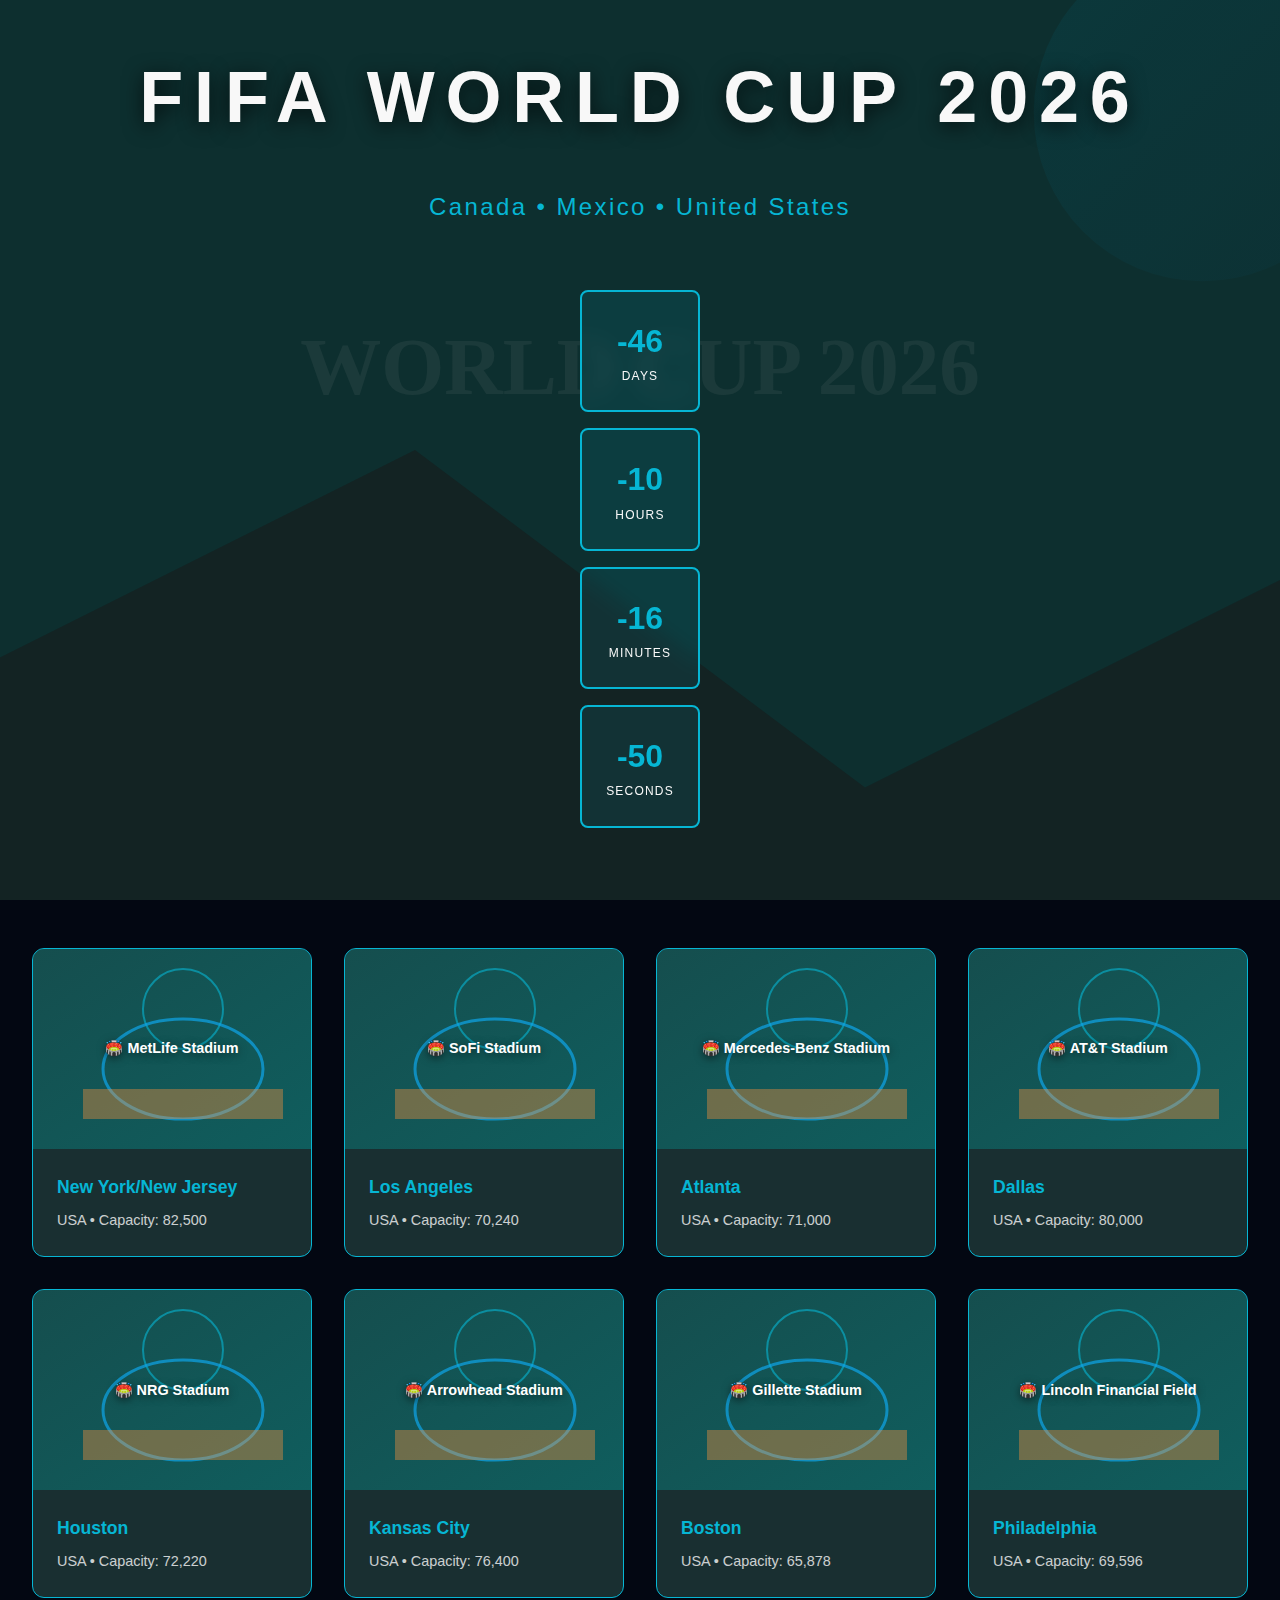
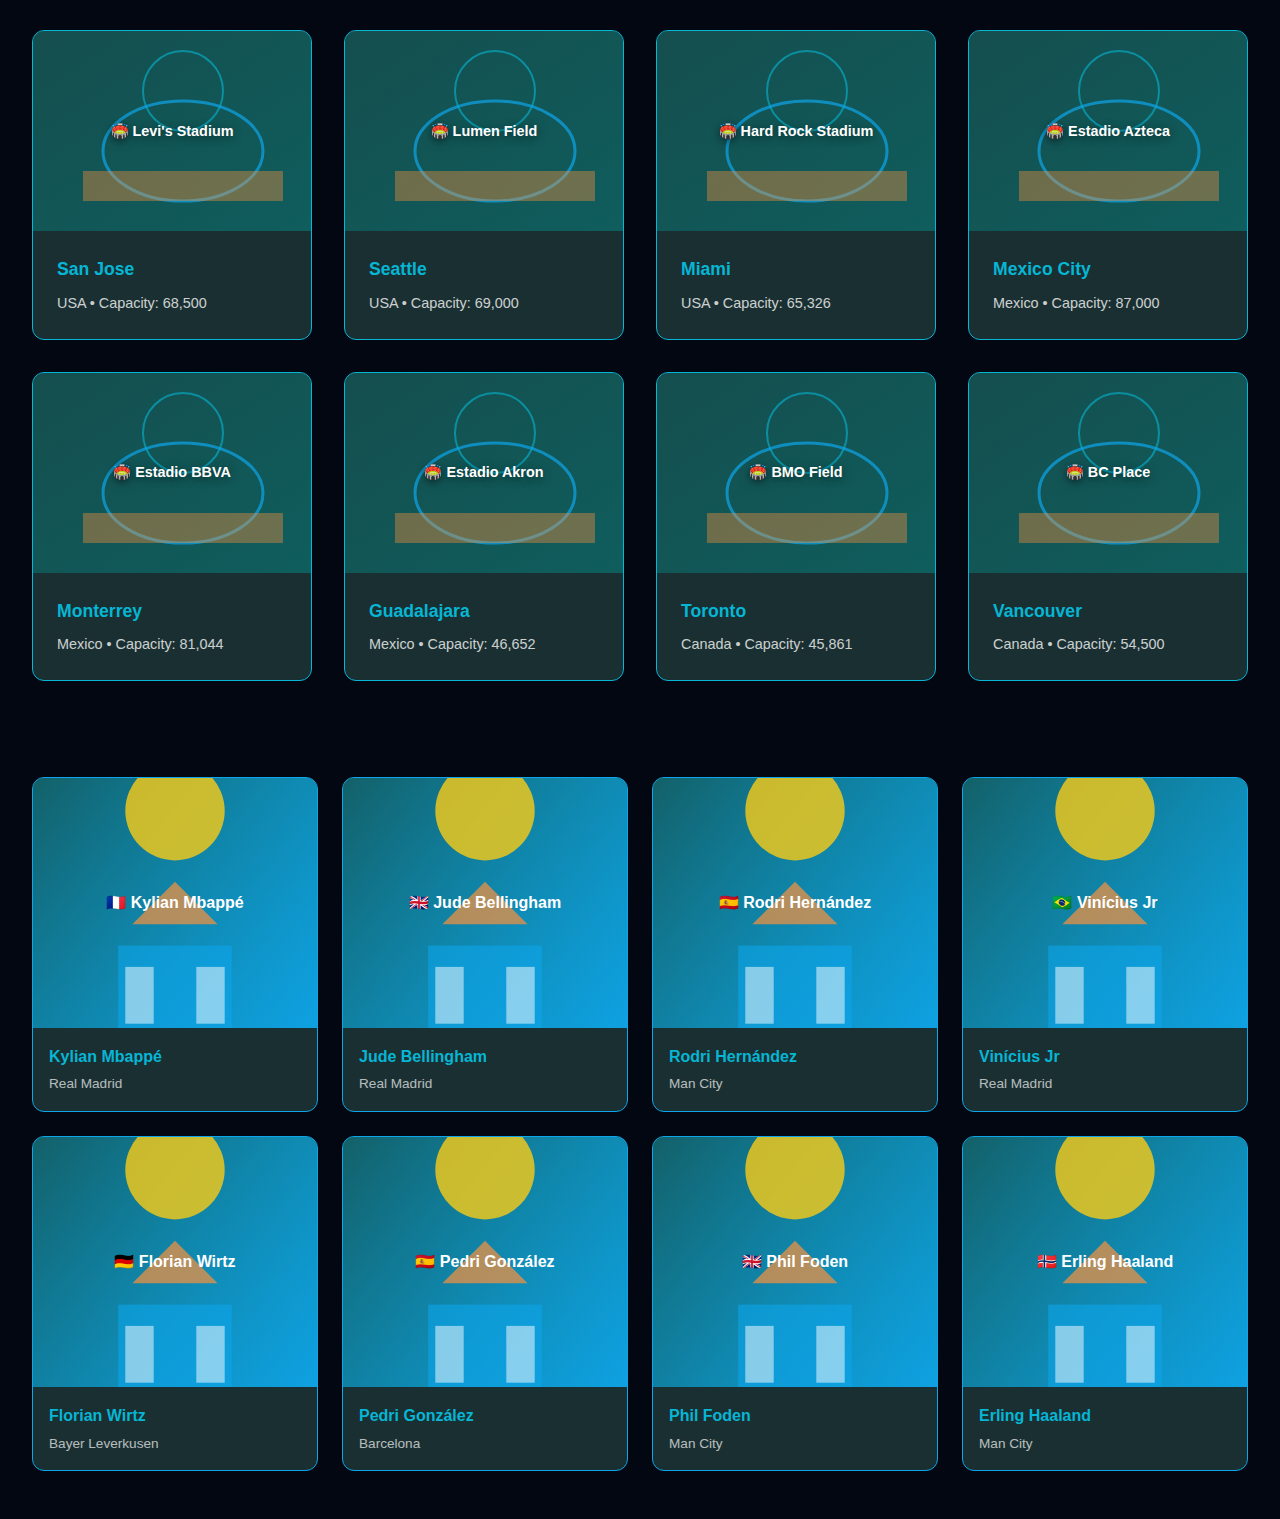
<file: world-cup-landing-page/hero-section-update.html>
<!DOCTYPE html>
<html lang="vi">
<head>
    <meta charset="UTF-8">
    <meta name="viewport" content="width=device-width, initial-scale=1.0">
    <title>FIFA World Cup 2026 Landing Page</title>
    <style>
        * {
            margin: 0;
            padding: 0;
            box-sizing: border-box;
        }

        :root {
            --primary-dark: #1F3A3A;
            --primary-darker: #0F5E5E;
            --accent-cyan: #06B6D4;
            --accent-blue: #0EA5E9;
            --bg-dark: #030712;
            --text-white: #F8F8F8;
        }

        body {
            font-family: 'Inter', -apple-system, BlinkMacSystemFont, 'Segoe UI', sans-serif;
            background-color: var(--bg-dark);
            color: var(--text-white);
            line-height: 1.6;
        }

        /* HERO SECTION WITH STADIUM BACKGROUND */
        .hero {
            height: 100vh;
            background: linear-gradient(rgba(0,0,0,0.4), rgba(0,0,0,0.4)), 
                        url('data:image/svg+xml,<svg xmlns="http://www.w3.org/2000/svg" viewBox="0 0 1200 800"><defs><linearGradient id="grad1" x1="0%25" y1="0%25" x2="100%25" y2="100%25"><stop offset="0%25" style="stop-color:%2306B6D4;stop-opacity:0.3" /><stop offset="100%25" style="stop-color:%230EA5E9;stop-opacity:0.1" /></linearGradient></defs><rect width="1200" height="800" fill="%23154E4E"/><circle cx="1100" cy="100" r="150" fill="url(%23grad1)" opacity="0.5"/><polygon points="0,600 400,400 800,700 1200,500 1200,800 0,800" fill="%231F3A3A"/><text x="600" y="350" font-size="72" font-weight="900" text-anchor="middle" fill="%23FFFFFF" opacity="0.1">WORLD CUP 2026</text></svg>') center/cover;
            display: flex;
            align-items: center;
            justify-content: center;
            text-align: center;
            flex-direction: column;
            gap: 2rem;
            padding: 2rem;
        }

        .hero h1 {
            font-size: clamp(2rem, 8vw, 4.5rem);
            font-weight: 900;
            color: var(--text-white);
            letter-spacing: 0.15em;
            text-shadow: 0 4px 20px rgba(0,0,0,0.7);
        }

        .hero p {
            font-size: clamp(1rem, 2vw, 1.5rem);
            color: var(--accent-cyan);
            font-weight: 500;
            letter-spacing: 0.1em;
        }

        .countdown {
            display: grid;
            grid-template-columns: repeat(auto-fit, minmax(100px, 1fr));
            gap: 1rem;
            margin: 2rem 0;
        }

        .countdown-item {
            background: rgba(6, 182, 212, 0.1);
            border: 2px solid var(--accent-cyan);
            padding: 1.5rem;
            border-radius: 0.5rem;
            backdrop-filter: blur(10px);
        }

        .countdown-number {
            font-size: 2rem;
            font-weight: 900;
            color: var(--accent-cyan);
        }

        .countdown-label {
            font-size: 0.75rem;
            color: var(--text-white);
            text-transform: uppercase;
            letter-spacing: 0.1em;
        }

        /* STADIUM GALLERY */
        .stadiums-grid {
            display: grid;
            grid-template-columns: repeat(auto-fit, minmax(280px, 1fr));
            gap: 2rem;
            padding: 3rem 2rem;
            max-width: 1280px;
            margin: 0 auto;
        }

        .stadium-card {
            background: rgba(31, 58, 58, 0.8);
            border: 1px solid var(--accent-cyan);
            border-radius: 0.75rem;
            overflow: hidden;
            transition: all 0.3s ease;
            cursor: pointer;
        }

        .stadium-card:hover {
            transform: translateY(-8px);
            box-shadow: 0 20px 40px rgba(6, 182, 212, 0.3);
            border-color: var(--accent-blue);
        }

        .stadium-image {
            width: 100%;
            height: 200px;
            background: linear-gradient(135deg, var(--accent-cyan), var(--accent-blue));
            display: flex;
            align-items: center;
            justify-content: center;
            color: white;
            font-weight: 700;
            background-size: cover;
            background-position: center;
            font-size: 0.9rem;
            text-shadow: 0 2px 8px rgba(0,0,0,0.5);
            position: relative;
            overflow: hidden;
        }

        .stadium-image::before {
            content: '';
            position: absolute;
            inset: 0;
            background: url('data:image/svg+xml,<svg xmlns="http://www.w3.org/2000/svg" viewBox="0 0 300 200"><defs><linearGradient id="stadiumGrad" x1="0%25" y1="0%25" x2="100%25" y2="100%25"><stop offset="0%25" style="stop-color:%23154E4E;stop-opacity:1" /><stop offset="100%25" style="stop-color:%230F5E5E;stop-opacity:1" /></linearGradient></defs><rect width="300" height="200" fill="url(%23stadiumGrad)"/><circle cx="150" cy="60" r="40" fill="none" stroke="%2306B6D4" stroke-width="2" opacity="0.6"/><ellipse cx="150" cy="120" rx="80" ry="50" fill="none" stroke="%230EA5E9" stroke-width="3" opacity="0.7"/><rect x="50" y="140" width="200" height="30" fill="%23FB923C" opacity="0.4"/></svg>');
            background-size: cover;
        }

        .stadium-image span {
            position: relative;
            z-index: 1;
        }

        .stadium-info {
            padding: 1.5rem;
        }

        .stadium-name {
            font-size: 1.1rem;
            font-weight: 700;
            margin-bottom: 0.5rem;
            color: var(--accent-cyan);
        }

        .stadium-city {
            font-size: 0.9rem;
            color: var(--text-white);
            opacity: 0.8;
        }

        /* PLAYERS SECTION */
        .players-grid {
            display: grid;
            grid-template-columns: repeat(auto-fit, minmax(240px, 1fr));
            gap: 1.5rem;
            padding: 3rem 2rem;
            max-width: 1280px;
            margin: 0 auto;
        }

        .player-card {
            background: rgba(31, 58, 58, 0.8);
            border: 1px solid var(--accent-blue);
            border-radius: 0.75rem;
            overflow: hidden;
            transition: all 0.3s ease;
        }

        .player-card:hover {
            transform: scale(1.05);
            box-shadow: 0 15px 40px rgba(14, 165, 233, 0.3);
        }

        .player-image {
            width: 100%;
            height: 250px;
            background: linear-gradient(135deg, var(--accent-cyan), var(--accent-blue));
            display: flex;
            align-items: center;
            justify-content: center;
            font-size: 1rem;
            color: white;
            font-weight: 700;
            text-align: center;
            padding: 1rem;
            position: relative;
            overflow: hidden;
        }

        .player-image::before {
            content: '';
            position: absolute;
            inset: 0;
            background: url('data:image/svg+xml,<svg xmlns="http://www.w3.org/2000/svg" viewBox="0 0 200 250"><defs><linearGradient id="playerGrad" x1="0%25" y1="0%25" x2="100%25" y2="100%25"><stop offset="0%25" style="stop-color:%23154E4E;stop-opacity:0.9" /><stop offset="100%25" style="stop-color:%230EA5E9;stop-opacity:0.6" /></linearGradient></defs><rect width="200" height="250" fill="url(%23playerGrad)"/><circle cx="100" cy="60" r="35" fill="%23FACC15" opacity="0.8"/><polygon points="100,110 70,140 130,140" fill="%23FB923C" opacity="0.7"/><rect x="60" y="155" width="80" height="60" fill="%230EA5E9" opacity="0.6"/><rect x="65" y="170" width="20" height="40" fill="%23FFFFFF" opacity="0.5"/><rect x="115" y="170" width="20" height="40" fill="%23FFFFFF" opacity="0.5"/></svg>');
            background-size: cover;
            background-position: center;
        }

        .player-image span {
            position: relative;
            z-index: 1;
        }

        .player-info {
            padding: 1rem;
        }

        .player-name {
            font-size: 1rem;
            font-weight: 700;
            color: var(--accent-cyan);
            margin-bottom: 0.25rem;
        }

        .player-club {
            font-size: 0.85rem;
            color: var(--text-white);
            opacity: 0.7;
        }

        /* RESPONSIVE */
        @media (max-width: 768px) {
            .hero {
                height: 80vh;
            }

            .stadiums-grid,
            .players-grid {
                grid-template-columns: repeat(auto-fit, minmax(200px, 1fr));
                gap: 1rem;
                padding: 2rem 1rem;
            }
        }
    </style>
</head>
<body>
    <section class="hero">
        <h1>FIFA WORLD CUP 2026</h1>
        <p>Canada • Mexico • United States</p>
        <div class="countdown" id="countdown"></div>
    </section>

    <section class="stadiums-grid" id="stadiums"></section>
    <section class="players-grid" id="players"></section>

    <script>
        // COUNTDOWN TIMER
        function updateCountdown() {
            const targetDate = new Date('2026-06-11').getTime();
            const now = new Date().getTime();
            const difference = targetDate - now;

            const days = Math.floor(difference / (1000 * 60 * 60 * 24));
            const hours = Math.floor((difference % (1000 * 60 * 60 * 24)) / (1000 * 60 * 60));
            const minutes = Math.floor((difference % (1000 * 60 * 60)) / (1000 * 60));
            const seconds = Math.floor((difference % (1000 * 60)) / 1000);

            document.getElementById('countdown').innerHTML = `
                <div class="countdown-item">
                    <div class="countdown-number">${days}</div>
                    <div class="countdown-label">Days</div>
                </div>
                <div class="countdown-item">
                    <div class="countdown-number">${hours}</div>
                    <div class="countdown-label">Hours</div>
                </div>
                <div class="countdown-item">
                    <div class="countdown-number">${minutes}</div>
                    <div class="countdown-label">Minutes</div>
                </div>
                <div class="countdown-item">
                    <div class="countdown-number">${seconds}</div>
                    <div class="countdown-label">Seconds</div>
                </div>
            `;
        }

        updateCountdown();
        setInterval(updateCountdown, 1000);

        // STADIUMS DATA
        const stadiums = [
            { name: 'MetLife Stadium', city: 'New York/New Jersey', country: 'USA', capacity: '82,500' },
            { name: 'SoFi Stadium', city: 'Los Angeles', country: 'USA', capacity: '70,240' },
            { name: 'Mercedes-Benz Stadium', city: 'Atlanta', country: 'USA', capacity: '71,000' },
            { name: 'AT&T Stadium', city: 'Dallas', country: 'USA', capacity: '80,000' },
            { name: 'NRG Stadium', city: 'Houston', country: 'USA', capacity: '72,220' },
            { name: 'Arrowhead Stadium', city: 'Kansas City', country: 'USA', capacity: '76,400' },
            { name: 'Gillette Stadium', city: 'Boston', country: 'USA', capacity: '65,878' },
            { name: 'Lincoln Financial Field', city: 'Philadelphia', country: 'USA', capacity: '69,596' },
            { name: 'Levi\'s Stadium', city: 'San Jose', country: 'USA', capacity: '68,500' },
            { name: 'Lumen Field', city: 'Seattle', country: 'USA', capacity: '69,000' },
            { name: 'Hard Rock Stadium', city: 'Miami', country: 'USA', capacity: '65,326' },
            { name: 'Estadio Azteca', city: 'Mexico City', country: 'Mexico', capacity: '87,000' },
            { name: 'Estadio BBVA', city: 'Monterrey', country: 'Mexico', capacity: '81,044' },
            { name: 'Estadio Akron', city: 'Guadalajara', country: 'Mexico', capacity: '46,652' },
            { name: 'BMO Field', city: 'Toronto', country: 'Canada', capacity: '45,861' },
            { name: 'BC Place', city: 'Vancouver', country: 'Canada', capacity: '54,500' }
        ];

        // RENDER STADIUMS
        document.getElementById('stadiums').innerHTML = stadiums.map(s => `
            <div class="stadium-card">
                <div class="stadium-image">
                    <span>🏟️ ${s.name}</span>
                </div>
                <div class="stadium-info">
                    <div class="stadium-name">${s.city}</div>
                    <div class="stadium-city">${s.country} • Capacity: ${s.capacity}</div>
                </div>
            </div>
        `).join('');

        // PLAYERS DATA
        const players = [
            { name: 'Kylian Mbappé', club: 'Real Madrid', country: '🇫🇷' },
            { name: 'Jude Bellingham', club: 'Real Madrid', country: '🇬🇧' },
            { name: 'Rodri Hernández', club: 'Man City', country: '🇪🇸' },
            { name: 'Vinícius Jr', club: 'Real Madrid', country: '🇧🇷' },
            { name: 'Florian Wirtz', club: 'Bayer Leverkusen', country: '🇩🇪' },
            { name: 'Pedri González', club: 'Barcelona', country: '🇪🇸' },
            { name: 'Phil Foden', club: 'Man City', country: '🇬🇧' },
            { name: 'Erling Haaland', club: 'Man City', country: '🇳🇴' }
        ];

        // RENDER PLAYERS
        document.getElementById('players').innerHTML = players.map(p => `
            <div class="player-card">
                <div class="player-image">
                    <span>${p.country} ${p.name}</span>
                </div>
                <div class="player-info">
                    <div class="player-name">${p.name}</div>
                    <div class="player-club">${p.club}</div>
                </div>
            </div>
        `).join('');
    </script>
</body>
</html>
</file>
